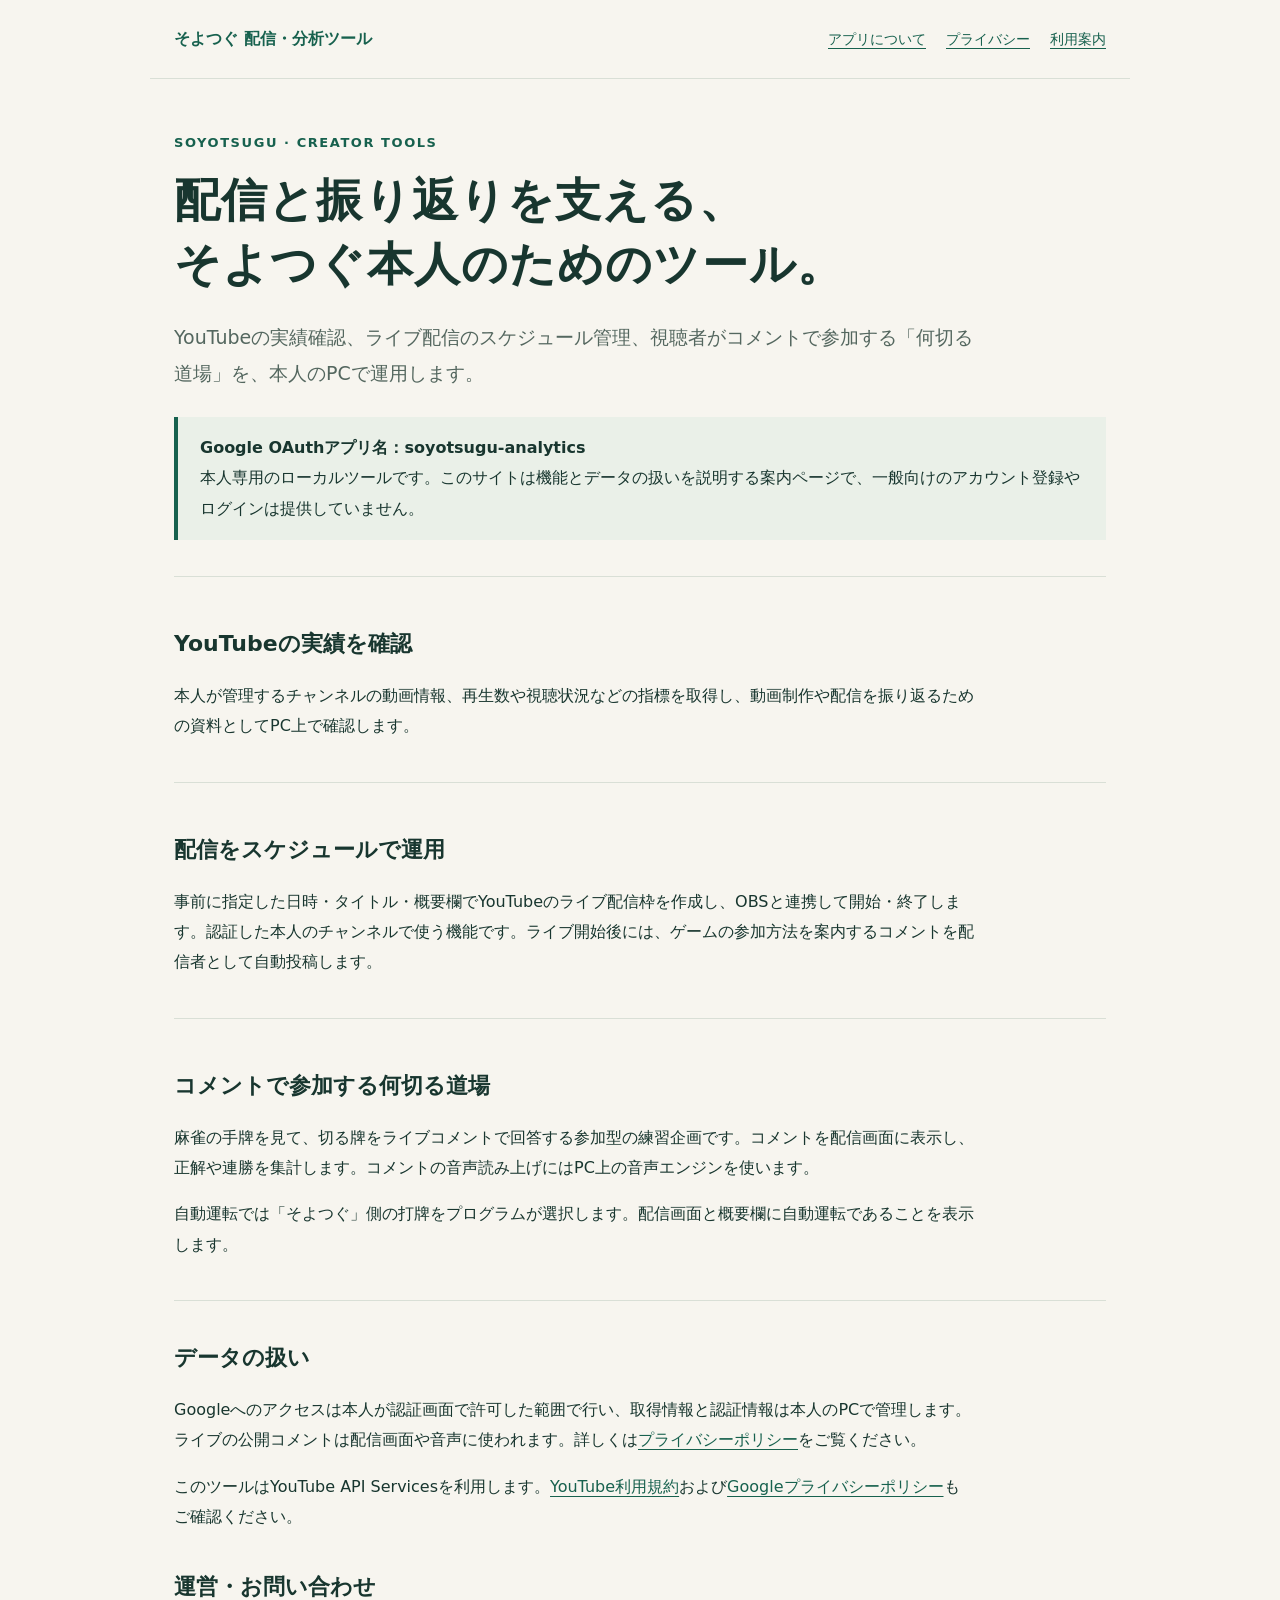
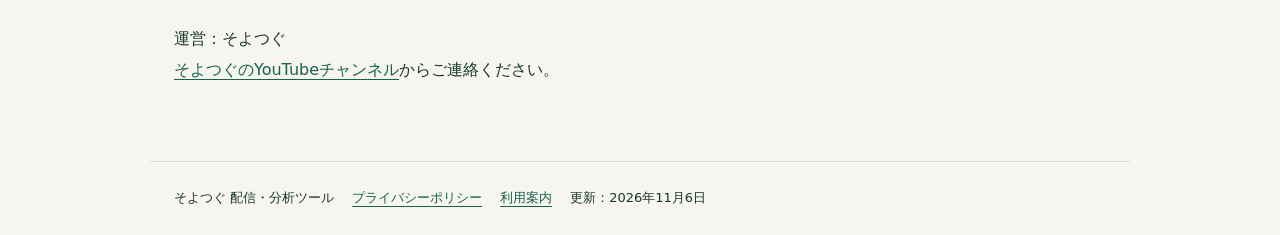
<file: index.html>
<!doctype html><html lang="ja"><head><meta charset="utf-8"><link rel="icon" href="data:,"><meta name="viewport" content="width=device-width,initial-scale=1"><title>そよつぐ 配信・分析ツール｜soyotsugu-analytics</title><meta name="description" content="そよつぐ本人が使用するYouTube分析・配信管理ツールと何切る道場の案内。Google APIで扱うデータとプライバシーポリシーを掲載しています。"><link rel="stylesheet" href="style.css"></head><body>
<header><a href="./">そよつぐ 配信・分析ツール</a><nav aria-label="メイン"><a href="./" aria-current="page">アプリについて</a><a href="privacy.html">プライバシー</a><a href="terms.html">利用案内</a></nav></header>
<main><div class="eyebrow">SOYOTSUGU · CREATOR TOOLS</div><h1>配信と振り返りを支える、<br>そよつぐ本人のためのツール。</h1><p class="lead">YouTubeの実績確認、ライブ配信のスケジュール管理、視聴者がコメントで参加する「何切る道場」を、本人のPCで運用します。</p><div class="note"><strong>Google OAuthアプリ名：soyotsugu-analytics</strong><br>本人専用のローカルツールです。このサイトは機能とデータの扱いを説明する案内ページで、一般向けのアカウント登録やログインは提供していません。</div>
<div class="list"><section><h2>YouTubeの実績を確認</h2><p>本人が管理するチャンネルの動画情報、再生数や視聴状況などの指標を取得し、動画制作や配信を振り返るための資料としてPC上で確認します。</p></section><section><h2>配信をスケジュールで運用</h2><p>事前に指定した日時・タイトル・概要欄でYouTubeのライブ配信枠を作成し、OBSと連携して開始・終了します。認証した本人のチャンネルで使う機能です。ライブ開始後には、ゲームの参加方法を案内するコメントを配信者として自動投稿します。</p></section><section><h2>コメントで参加する何切る道場</h2><p>麻雀の手牌を見て、切る牌をライブコメントで回答する参加型の練習企画です。コメントを配信画面に表示し、正解や連勝を集計します。コメントの音声読み上げにはPC上の音声エンジンを使います。</p><p>自動運転では「そよつぐ」側の打牌をプログラムが選択します。配信画面と概要欄に自動運転であることを表示します。</p></section></div>
<h2>データの扱い</h2><p>Googleへのアクセスは本人が認証画面で許可した範囲で行い、取得情報と認証情報は本人のPCで管理します。ライブの公開コメントは配信画面や音声に使われます。詳しくは<a href="privacy.html">プライバシーポリシー</a>をご覧ください。</p><p>このツールはYouTube API Servicesを利用します。<a href="https://www.youtube.com/t/terms">YouTube利用規約</a>および<a href="https://policies.google.com/privacy">Googleプライバシーポリシー</a>もご確認ください。</p>
<h2>運営・お問い合わせ</h2><p>運営：そよつぐ<br><a href="https://www.youtube.com/@soyotsugu">そよつぐのYouTubeチャンネル</a>からご連絡ください。</p></main><footer><span>そよつぐ 配信・分析ツール</span><a href="privacy.html">プライバシーポリシー</a><a href="terms.html">利用案内</a><span>更新：2026年11月6日</span></footer></body></html>
</file>
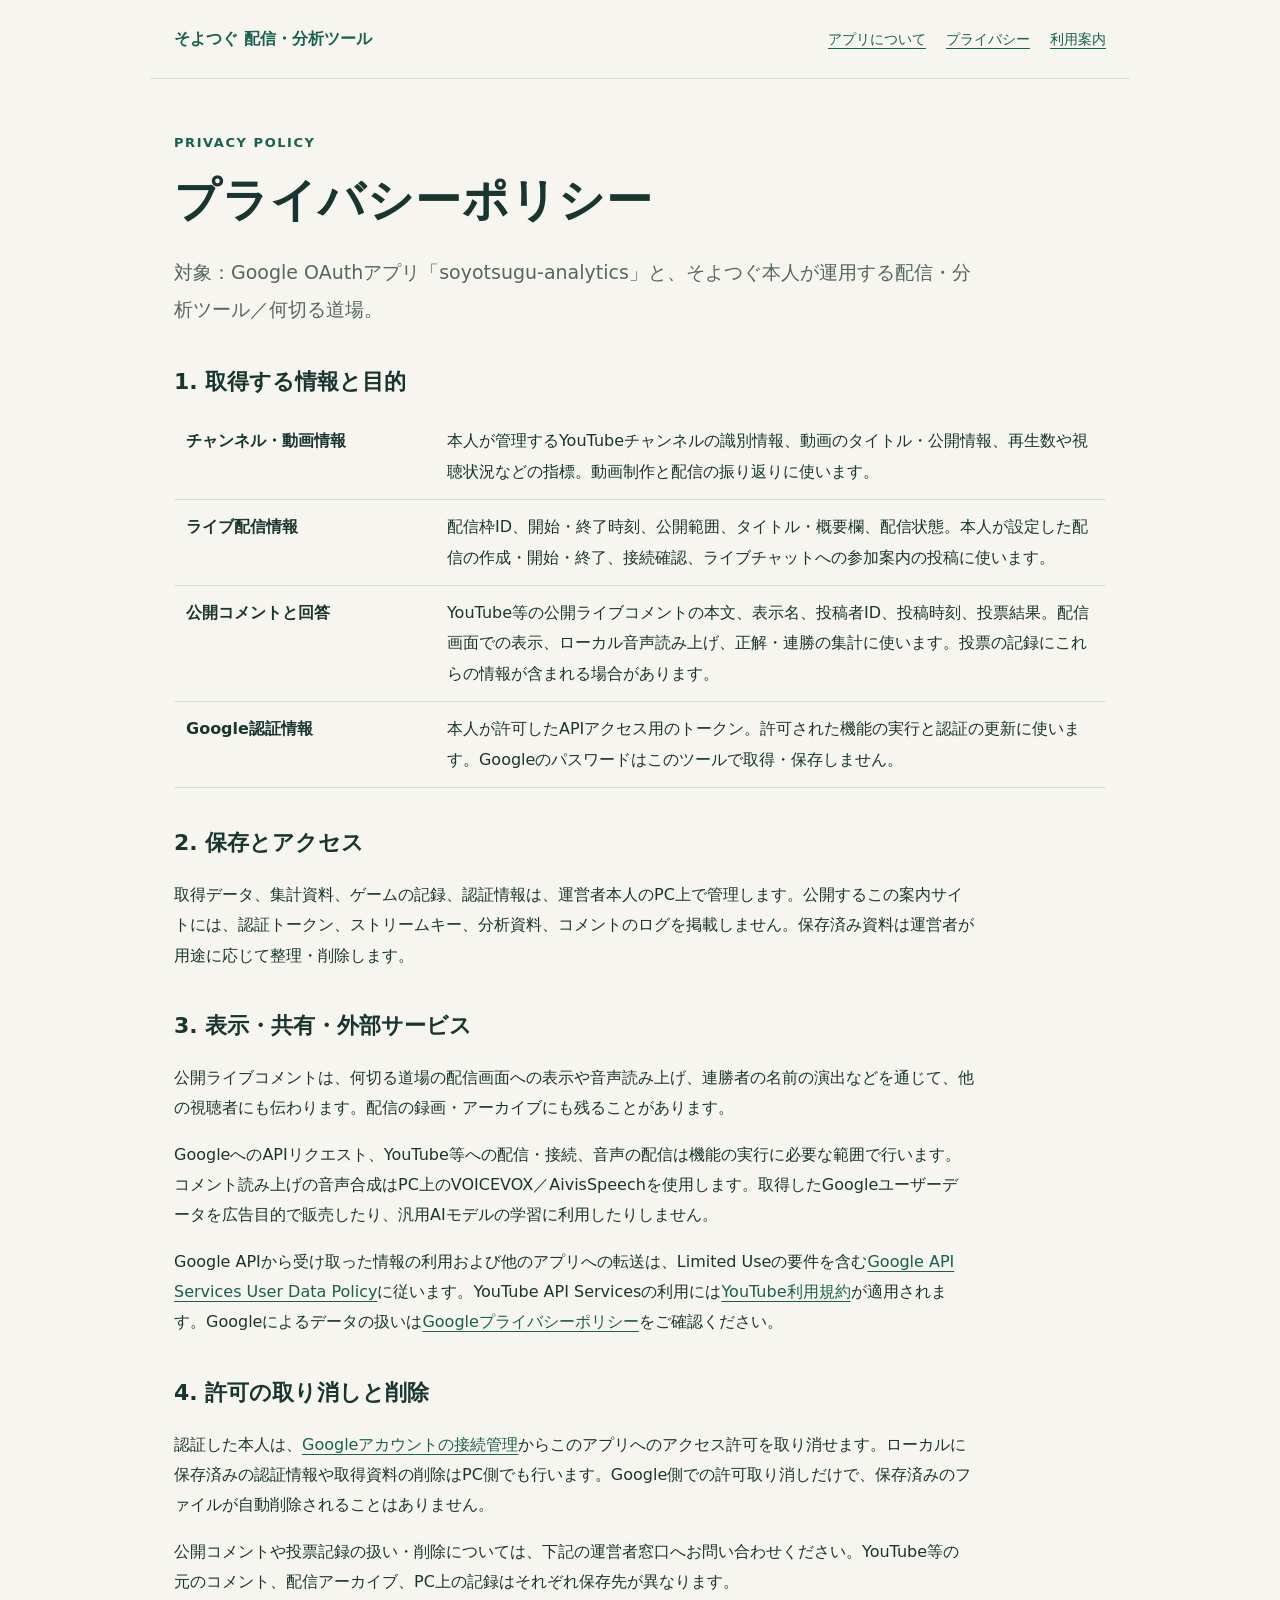
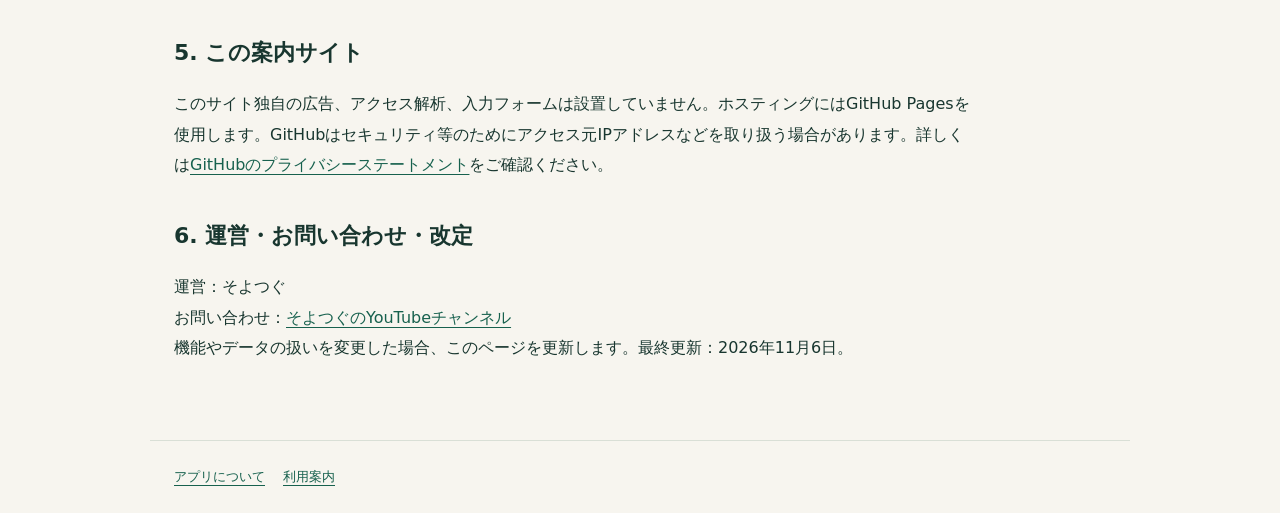
<file: privacy.html>
<!doctype html><html lang="ja"><head><meta charset="utf-8"><link rel="icon" href="data:,"><meta name="viewport" content="width=device-width,initial-scale=1"><title>プライバシーポリシー｜そよつぐ 配信・分析ツール</title><link rel="stylesheet" href="style.css"></head><body><header><a href="./">そよつぐ 配信・分析ツール</a><nav aria-label="メイン"><a href="./">アプリについて</a><a href="privacy.html" aria-current="page">プライバシー</a><a href="terms.html">利用案内</a></nav></header>
<main><div class="eyebrow">PRIVACY POLICY</div><h1>プライバシーポリシー</h1><p class="lead">対象：Google OAuthアプリ「soyotsugu-analytics」と、そよつぐ本人が運用する配信・分析ツール／何切る道場。</p><h2>1. 取得する情報と目的</h2><table><tbody><tr><th>チャンネル・動画情報</th><td>本人が管理するYouTubeチャンネルの識別情報、動画のタイトル・公開情報、再生数や視聴状況などの指標。動画制作と配信の振り返りに使います。</td></tr><tr><th>ライブ配信情報</th><td>配信枠ID、開始・終了時刻、公開範囲、タイトル・概要欄、配信状態。本人が設定した配信の作成・開始・終了、接続確認、ライブチャットへの参加案内の投稿に使います。</td></tr><tr><th>公開コメントと回答</th><td>YouTube等の公開ライブコメントの本文、表示名、投稿者ID、投稿時刻、投票結果。配信画面での表示、ローカル音声読み上げ、正解・連勝の集計に使います。投票の記録にこれらの情報が含まれる場合があります。</td></tr><tr><th>Google認証情報</th><td>本人が許可したAPIアクセス用のトークン。許可された機能の実行と認証の更新に使います。Googleのパスワードはこのツールで取得・保存しません。</td></tr></tbody></table>
<h2>2. 保存とアクセス</h2><p>取得データ、集計資料、ゲームの記録、認証情報は、運営者本人のPC上で管理します。公開するこの案内サイトには、認証トークン、ストリームキー、分析資料、コメントのログを掲載しません。保存済み資料は運営者が用途に応じて整理・削除します。</p>
<h2>3. 表示・共有・外部サービス</h2><p>公開ライブコメントは、何切る道場の配信画面への表示や音声読み上げ、連勝者の名前の演出などを通じて、他の視聴者にも伝わります。配信の録画・アーカイブにも残ることがあります。</p><p>GoogleへのAPIリクエスト、YouTube等への配信・接続、音声の配信は機能の実行に必要な範囲で行います。コメント読み上げの音声合成はPC上のVOICEVOX／AivisSpeechを使用します。取得したGoogleユーザーデータを広告目的で販売したり、汎用AIモデルの学習に利用したりしません。</p><p>Google APIから受け取った情報の利用および他のアプリへの転送は、Limited Useの要件を含む<a href="https://developers.google.com/terms/api-services-user-data-policy">Google API Services User Data Policy</a>に従います。YouTube API Servicesの利用には<a href="https://www.youtube.com/t/terms">YouTube利用規約</a>が適用されます。Googleによるデータの扱いは<a href="https://policies.google.com/privacy">Googleプライバシーポリシー</a>をご確認ください。</p>
<h2>4. 許可の取り消しと削除</h2><p>認証した本人は、<a href="https://myaccount.google.com/connections">Googleアカウントの接続管理</a>からこのアプリへのアクセス許可を取り消せます。ローカルに保存済みの認証情報や取得資料の削除はPC側でも行います。Google側での許可取り消しだけで、保存済みのファイルが自動削除されることはありません。</p><p>公開コメントや投票記録の扱い・削除については、下記の運営者窓口へお問い合わせください。YouTube等の元のコメント、配信アーカイブ、PC上の記録はそれぞれ保存先が異なります。</p>
<h2>5. この案内サイト</h2><p>このサイト独自の広告、アクセス解析、入力フォームは設置していません。ホスティングにはGitHub Pagesを使用します。GitHubはセキュリティ等のためにアクセス元IPアドレスなどを取り扱う場合があります。詳しくは<a href="https://docs.github.com/en/site-policy/privacy-policies/github-general-privacy-statement">GitHubのプライバシーステートメント</a>をご確認ください。</p>
<h2>6. 運営・お問い合わせ・改定</h2><p>運営：そよつぐ<br>お問い合わせ：<a href="https://www.youtube.com/@soyotsugu">そよつぐのYouTubeチャンネル</a><br>機能やデータの扱いを変更した場合、このページを更新します。最終更新：2026年11月6日。</p></main><footer><a href="./">アプリについて</a><a href="terms.html">利用案内</a></footer></body></html>
</file>
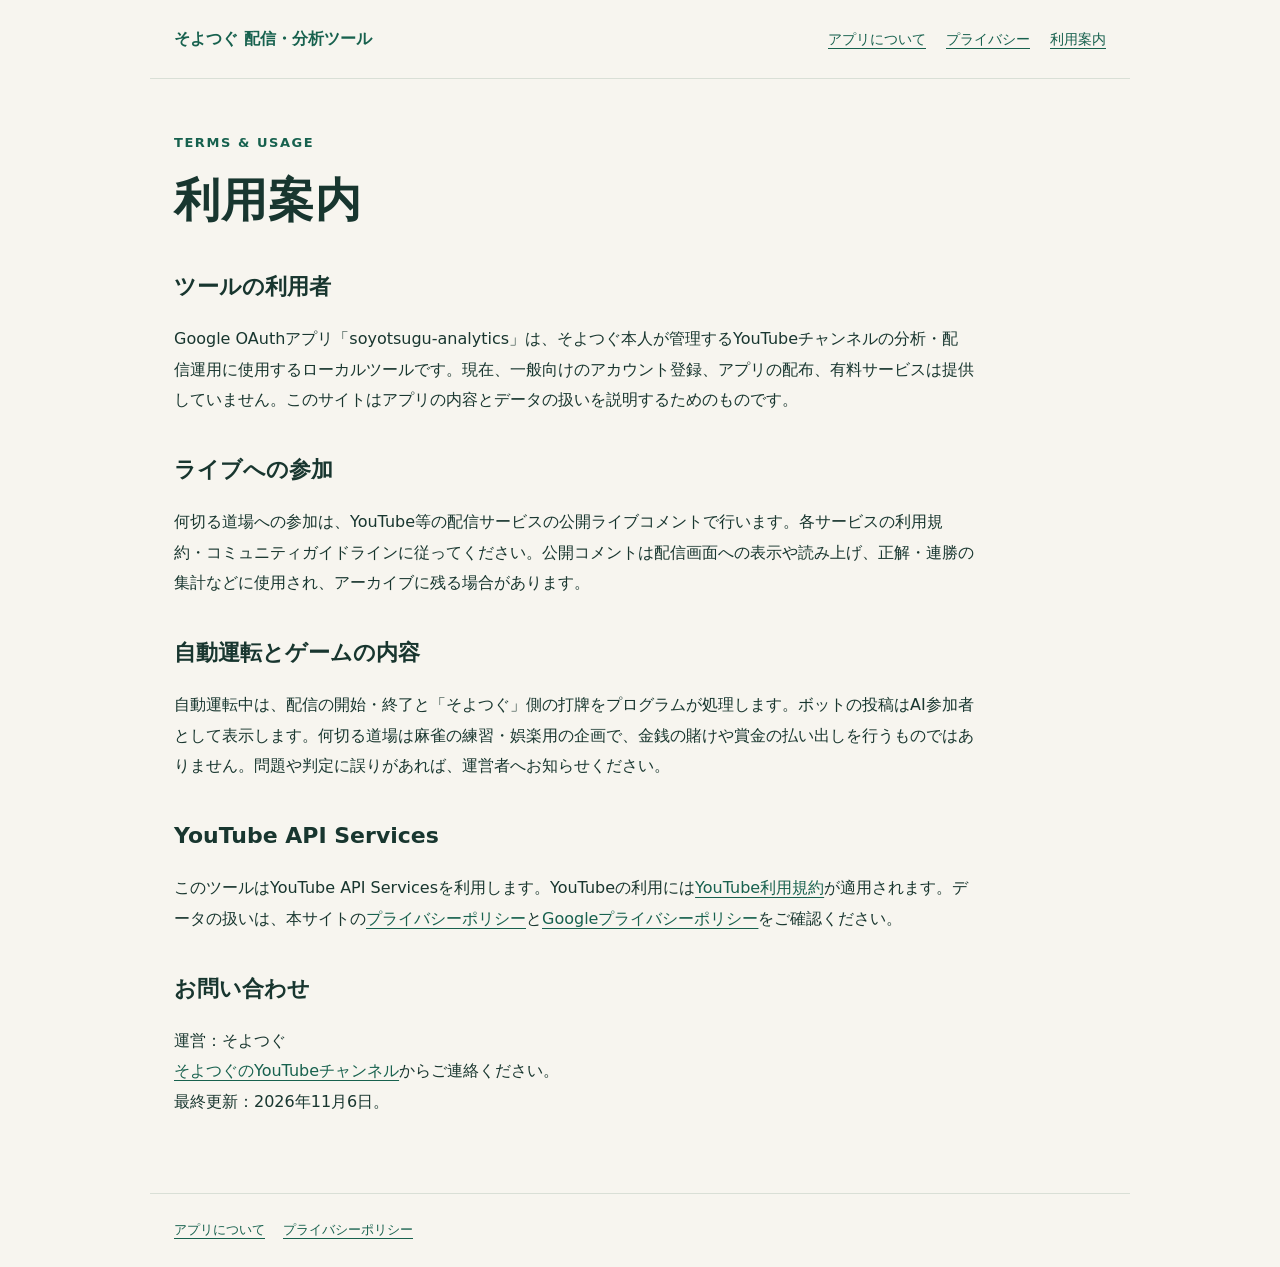
<file: terms.html>
<!doctype html><html lang="ja"><head><meta charset="utf-8"><link rel="icon" href="data:,"><meta name="viewport" content="width=device-width,initial-scale=1"><title>利用案内｜そよつぐ 配信・分析ツール</title><link rel="stylesheet" href="style.css"></head><body><header><a href="./">そよつぐ 配信・分析ツール</a><nav aria-label="メイン"><a href="./">アプリについて</a><a href="privacy.html">プライバシー</a><a href="terms.html" aria-current="page">利用案内</a></nav></header><main><div class="eyebrow">TERMS &amp; USAGE</div><h1>利用案内</h1><h2>ツールの利用者</h2><p>Google OAuthアプリ「soyotsugu-analytics」は、そよつぐ本人が管理するYouTubeチャンネルの分析・配信運用に使用するローカルツールです。現在、一般向けのアカウント登録、アプリの配布、有料サービスは提供していません。このサイトはアプリの内容とデータの扱いを説明するためのものです。</p><h2>ライブへの参加</h2><p>何切る道場への参加は、YouTube等の配信サービスの公開ライブコメントで行います。各サービスの利用規約・コミュニティガイドラインに従ってください。公開コメントは配信画面への表示や読み上げ、正解・連勝の集計などに使用され、アーカイブに残る場合があります。</p><h2>自動運転とゲームの内容</h2><p>自動運転中は、配信の開始・終了と「そよつぐ」側の打牌をプログラムが処理します。ボットの投稿はAI参加者として表示します。何切る道場は麻雀の練習・娯楽用の企画で、金銭の賭けや賞金の払い出しを行うものではありません。問題や判定に誤りがあれば、運営者へお知らせください。</p><h2>YouTube API Services</h2><p>このツールはYouTube API Servicesを利用します。YouTubeの利用には<a href="https://www.youtube.com/t/terms">YouTube利用規約</a>が適用されます。データの扱いは、本サイトの<a href="privacy.html">プライバシーポリシー</a>と<a href="https://policies.google.com/privacy">Googleプライバシーポリシー</a>をご確認ください。</p><h2>お問い合わせ</h2><p>運営：そよつぐ<br><a href="https://www.youtube.com/@soyotsugu">そよつぐのYouTubeチャンネル</a>からご連絡ください。<br>最終更新：2026年11月6日。</p></main><footer><a href="./">アプリについて</a><a href="privacy.html">プライバシーポリシー</a></footer></body></html>
</file>
<file: style.css>
:root{color-scheme:light;--ink:#18362f;--muted:#54675f;--paper:#f7f5ef;--line:#d9dfd6;--green:#17614e}*{box-sizing:border-box}body{margin:0;background:var(--paper);color:var(--ink);font:16px/1.9 system-ui,-apple-system,"Segoe UI",sans-serif}header,main,footer{max-width:980px;margin:auto;padding:24px}header{display:flex;align-items:center;justify-content:space-between;gap:22px;border-bottom:1px solid var(--line)}header>a{font-weight:800;text-decoration:none}nav{display:flex;gap:20px;flex-wrap:wrap;font-size:14px}a{color:var(--green);text-underline-offset:4px}main{padding-top:52px;padding-bottom:60px}h1{font-size:clamp(27px,5vw,46px);line-height:1.4;letter-spacing:.025em;margin:12px 0 22px}h2{font-size:22px;margin:34px 0 12px}h3{font-size:18px}p,li{max-width:800px}.eyebrow{font-weight:700;font-size:13px;letter-spacing:.12em;color:var(--green)}.lead{font-size:19px;color:var(--muted)}.note{border-left:4px solid var(--green);padding:16px 22px;background:#eaf0e8;margin:26px 0}.list{border-top:1px solid var(--line);margin:36px 0}.list>section{padding:12px 0 24px;border-bottom:1px solid var(--line)}small,.muted{color:var(--muted)}footer{border-top:1px solid var(--line);font-size:13px;display:flex;gap:18px;flex-wrap:wrap}ul{padding-left:24px}code{background:#e9ece6;padding:2px 5px;overflow-wrap:anywhere}table{width:100%;border-collapse:collapse}td,th{text-align:left;vertical-align:top;border-bottom:1px solid var(--line);padding:12px}th{width:28%}@media(max-width:600px){header{display:block}nav{margin-top:12px;gap:12px}main{padding-top:30px}.lead{font-size:17px}table,tbody,tr,td,th{display:block}th{width:auto;border:0;padding-bottom:0}td{padding-top:4px}}
</file>
